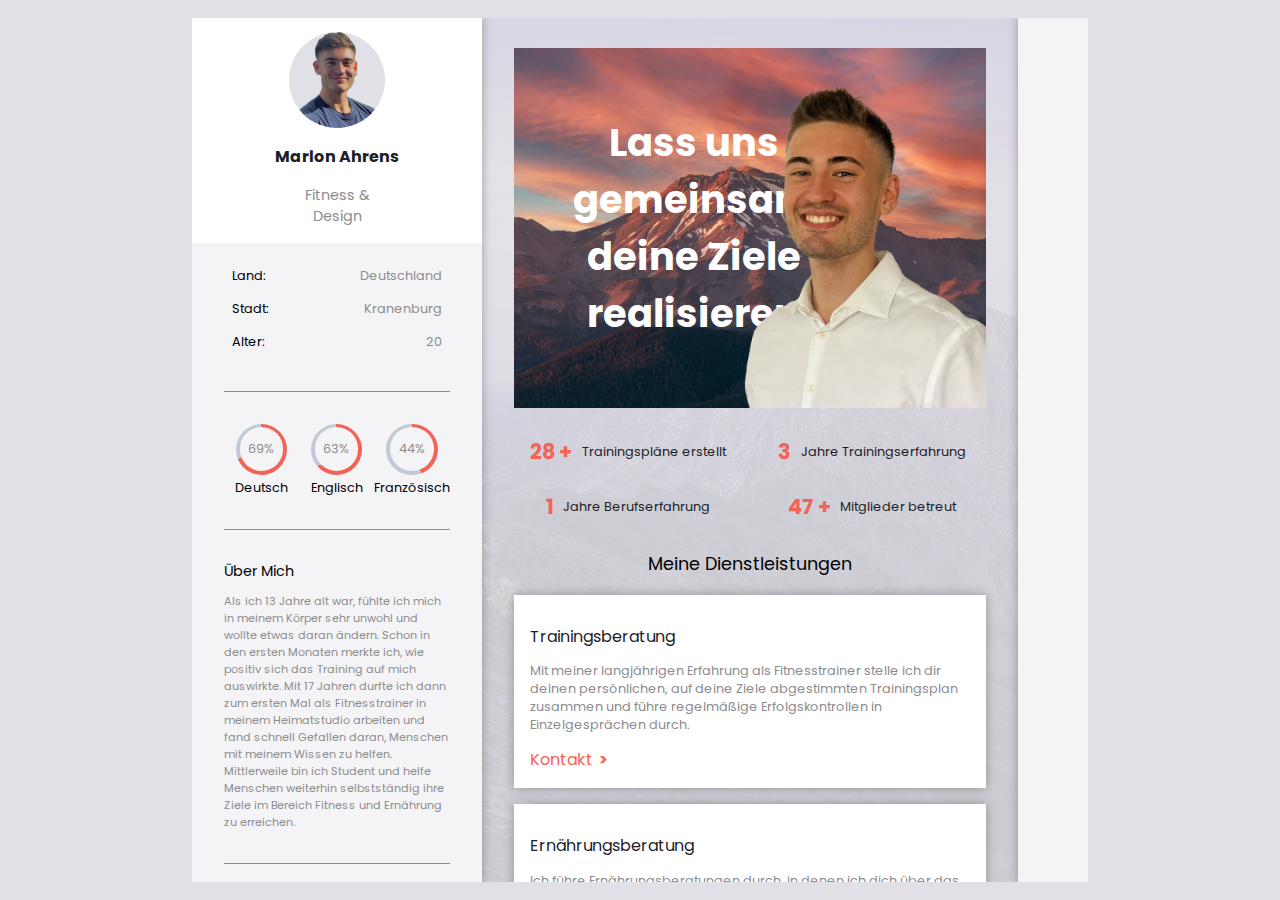
<file: index.html>
<!DOCTYPE html>
<html>
  <head lang="de">
    <meta name="viewport" content="width=device-width, initial-scale=1.0, viewport-fit=cover">

    <link rel="preconnect" href="https://fonts.googleapis.com">
    <link rel="preconnect" href="https://fonts.gstatic.com" crossorigin>
    <link href="https://fonts.googleapis.com/css2?family=Poppins:wght@400;700&display=swap" rel="stylesheet">

    <link rel="stylesheet" href="style-index/index.css">
    <link rel="stylesheet" href="style-index/sidebar-left.css">
    <link rel="stylesheet" href="style-index/center-column.css">
    <link rel="stylesheet" href="style-index/sidebar-right.css">
    <link rel="stylesheet" href="style-index/sidebar-top.css">
    <link rel="stylesheet" href="style-index/picture-center.css">
    <link rel="stylesheet" href="style-index/accomplishment-center.css">
    <link rel="stylesheet" href="style-index/service-center.css">
    <link rel="stylesheet" href="style-index/footer.css">
    <link rel="stylesheet" href="style-contact/media-queries-contact.css">
    <title>Marlon Ahrens</title>
  </head>
  <body>
    <div class="top-bar"></div>
    <div class="user-interface">
      <div class="overlay"></div>
      <div class="sidebar-top">
        <div class="dot-menu">
          <div class="dot"></div>
          <div class="dot"></div>
          <div class="dot"></div>
        </div>
      </div>
      <div class="sidebar-left">
        <div class="profile-box">
          <img class="left-profile-picture" src="images/left-profile-picture.webp">
          <a class="name-link" href="index.html"><p class="name">Marlon Ahrens</p></a>
          <p class="my-description">Fitness &<br>Design</p>
        </div>
        <div class="content-box">
          <div class="general-fact-section">
            <p>Land: <span>Deutschland</span></p>
            <p>Stadt: <span>Kranenburg</span></p>
            <p>Alter: <span>20</span></p>
          </div>
          <div class="line-1"></div>
          <div class="language-section">
            <div class="language">
              <!-- Progress-Bar-1-->
              <div class="pb-1">
                <div class="progress-1">
                  <span class="value-1">0%</span>
                </div>
              </div>
              <p class="language-name">Deutsch</p>
            </div>
            <div class="language">
              <!-- Progress-Bar-2-->
              <div class="pb-2">
                <div class="progress-2">
                  <span class="value-2">0%</span>
                </div>
              </div>
              <p class="language-name">Englisch</p>
            </div>
            <div class="language">
              <!-- Progress-Bar-3-->
              <div class="pb-3">
                <div class="progress-3">
                  <span class="value-3">0%</span>
                </div>
              </div>
              <p class="language-name">Französisch</p>
            </div>
          </div>
          <div class="line-2"></div>
          <div class="about-me-section">
            <h2 class="about-me">Über Mich</h2>
            <p class="about-me-text">Als ich 13 Jahre alt war, fühlte ich mich in meinem Körper sehr unwohl und wollte etwas daran ändern. Schon in den ersten Monaten merkte ich, wie positiv sich das Training auf mich auswirkte. Mit 17 Jahren durfte ich dann zum ersten Mal als Fitnesstrainer in meinem Heimatstudio arbeiten und fand schnell Gefallen daran, Menschen mit meinem Wissen zu helfen. Mittlerweile bin ich Student und helfe Menschen weiterhin selbstständig ihre Ziele im Bereich Fitness und Ernährung zu erreichen.</p>
          </div>
          <div class="line-3"></div>
          <div class="benefit-section">
            <div class="benefit-1">
              <img class="tick" src="images/icons/tick-icon.webp">
              <p class="benefit-description">Zertifizierter Trainer</p>
            </div>
            <div class="benefit-2">
              <img class="tick" src="images/icons/tick-icon.webp">
              <p class="benefit-description">Persönliche Beratung</p>
            </div>
            <div class="benefit-3">
              <img class="tick" src="images/icons/tick-icon.webp">
              <p class="benefit-description">Faire Preise</p>
            </div>
          </div>
        </div>
      </div>
      <div class="center-column">
        <img class="center-column-background" src="images/center-column-background-image.webp" fetchpriority="high">
        <div class="picture-center">
          <img class="picture-center-top" src="images/center-column-top-image.webp" fetchpriority="high">
          <h2 class="slogan">Lass uns gemeinsam <br>deine Ziele realisieren</h2>
          <img class="marlon-picture" src="images/center-column-top-marlon.webp">
        </div>
        <div class="accomplishements">
          <div class="accomplishment">
            <p class="number-1">0</p>
            <h2 class="matter">Trainingspläne erstellt</h2>
          </div>
          <div class="accomplishment">
            <p class="number-2">0</p>
            <h2 class="matter">Jahre Trainingserfahrung</h2>
          </div>
          <div class="accomplishment">
            <p class="number-3">0</p>
            <h2 class="matter">Jahre Berufserfahrung</h2>
          </div>
          <div class="accomplishment">
            <p class="number-4">0</p>
            <h2 class="matter">Mitglieder betreut</h2>
          </div>
        </div>
        <div class="heading-container">
          <h2 class="my-services">Meine Dienstleistungen</h2>
        </div>
        <div class="service-frame">
          <div class="service-1">
            <h2 class="service">Trainingsberatung</h2>
            <p class="description">Mit meiner langjährigen Erfahrung als Fitnesstrainer stelle ich dir deinen persönlichen, auf deine Ziele abgestimmten Trainingsplan zusammen und führe regelmäßige Erfolgskontrollen in Einzelgesprächen durch.</p>
            <a class="kontakt" href="contact.html">Kontakt<span class="arrow">></span></a>
          </div>
          <div class="service-2">
            <h2 class="service">Ernährungsberatung</h2>
            <p class="description">Ich führe Ernährungsberatungen durch, in denen ich dich über das Thema informiere, mit dir deine individuellen Ziele bespreche und anschließend einen für dich entwickelten Ernährungsplan erstelle.</p>
            <a class="kontakt" href="contact.html">Kontakt<span class="arrow">></span></a>
          </div>
          <div class="service-3">
            <h2 class="service">Visitenkarten-Design</h2>
            <p class="description">In enger Zusammenarbeit entwerfe ich deine eigene Visitenkarte nach deinen Vorstellungen, lasse sie drucken und schicke sie dir zu. Sei es für deine persönliche Marke oder dein Unternehmen.</p>
            <a class="kontakt" href="contact.html">Kontakt<span class="arrow">></span></a>
          </div>
          <div class="service-4">
            <h2 class="service">Logo-Design</h2>
            <p class="description">Mit Hilfe moderner Design-Tools entwerfe ich ein Logo für deine Marke oder dein Unternehmen, welches deinen Vorstellungen entspricht und deine Marke adäquat repräsentiert.</p>
            <a class="kontakt" href="contact.html">Kontakt<span class="arrow">></span></a>
          </div>
          <div class="service-5">
            <h2 class="service">Website-Erstellung</h2>
            <p class="description">Ich entwerfe und programmiere deine eigene Website nach deinen Vorstellungen. Dabei stelle ich durch regelmäßigen Austausch sicher, dass du mit dem Produkt zufrieden bist.</p>
            <a class="kontakt" href="contact.html">Kontakt<span class="arrow">></span></a>
          </div>
          <footer class="footer">
            <div class="icons">
              <a href="https://www.linkedin.com/in/marlon-ahrens-99570b289/"><img class="icon-footer" src="images/icons/linkedin-icon.webp"></a>
              <a href="https://www.instagram.com/marlon_ahrens/"><img class="icon-footer" src="images/icons/insta-icon.webp"></a>
              <a href="mailto:marlonahrens.business@gmail.com"><img class="icon-footer" src="images/icons/gmail-icon.webp"></a>
            </div>
            <p class="copyright">&#169 2024 All Rights Reserved.</p>
            <p class="mail">Email: marlonahrens.business@gmail.com</p>
          </footer>
        </div>
      </div>
      <div class="sidebar-right"></div>
    </div>
    <div class="bottom-bar"></div>
    <script src="script/main.js" rel="stylesheet" type="text/javascript"></script>
  </body>
</html>
</file>
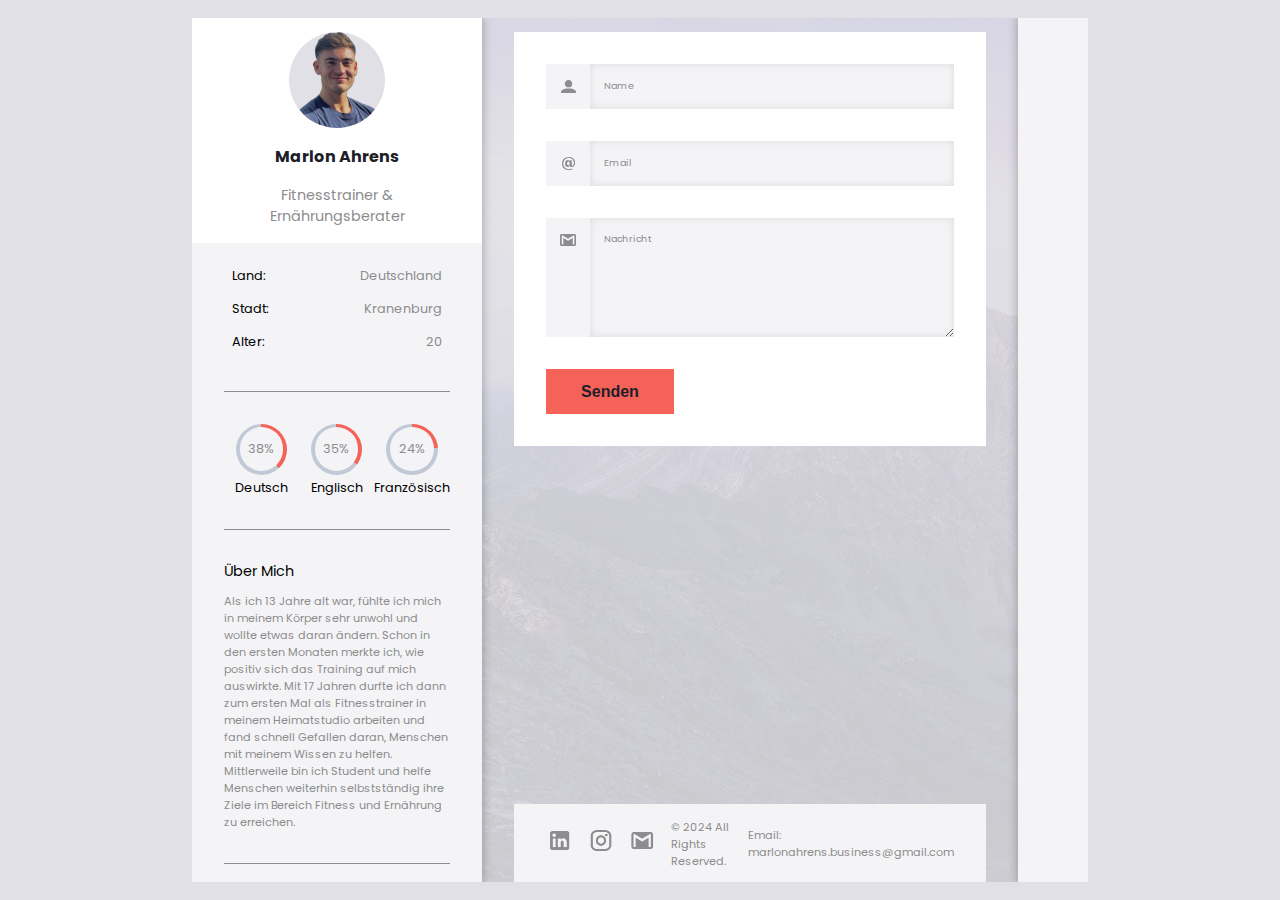
<file: contact.html>
<!DOCTYPE html>
<html>
  <head lang="de">

    <meta name="viewport" content="width=device-width, initial-scale=1.0, viewport-fit=cover">

    <link rel="preconnect" href="https://fonts.googleapis.com">
    <link rel="preconnect" href="https://fonts.gstatic.com" crossorigin>
    <link href="https://fonts.googleapis.com/css2?family=Poppins:wght@400;700&display=swap" rel="stylesheet">

    <link href="style-index/sidebar-left.css" rel="stylesheet" type="text/css">
    <link href="style-index/index.css" rel="stylesheet" type="text/css">
    <link href="style-index/center-column.css" rel="stylesheet" type="text/css">
    <link href="style-index/sidebar-right.css" rel="stylesheet" type="text/css">
    <link href="style-index/sidebar-top.css" rel="stylesheet" type="text/css">
    <link href="style-contact/contact-formular.css" rel="stylesheet" type="text/css">
    <link href="style-contact/media-queries-contact.css" rel="stylesheet" type="text/css">
    <link href="style-index/footer.css" rel="stylesheet" type="text/css">
  </head>
  <body>
    <div class="user-interface">
      <div class="top-bar"></div>
      <div class="user-interface">
        <div class="overlay"></div>
        <div class="sidebar-top">
          <div class="dot-menu">
            <div class="dot"></div>
            <div class="dot"></div>
            <div class="dot"></div>
          </div>
        </div>
        <div class="sidebar-left">
          <div class="profile-box">
            <img class="left-profile-picture" src="images/left-profile-picture.webp">
            <a class="name-link" href="index.html"><p class="name">Marlon Ahrens</p></a>
            <p class="my-description">Fitnesstrainer &<br>Ernährungsberater</p>
          </div>
          <div class="content-box">
            <div class="general-fact-section">
              <p>Land: <span>Deutschland</span></p>
              <p>Stadt: <span>Kranenburg</span></p>
              <p>Alter: <span>20</span></p>
            </div>
            <div class="line-1"></div>
            <div class="language-section">
              <div class="language">
                <!-- Progress-Bar-1-->
                <div class="pb-1">
                  <div class="progress-1">
                    <span class="value-1">0%</span>
                  </div>
                </div>
                <p class="language-name">Deutsch</p>
              </div>
              <div class="language">
                <!-- Progress-Bar-2-->
                <div class="pb-2">
                  <div class="progress-2">
                    <span class="value-2">0%</span>
                  </div>
                </div>
                <p class="language-name">Englisch</p>
              </div>
              <div class="language">
                <!-- Progress-Bar-3-->
                <div class="pb-3">
                  <div class="progress-3">
                    <span class="value-3">0%</span>
                  </div>
                </div>
                <p class="language-name">Französisch</p>
              </div>
            </div>
            <div class="line-2"></div>
            <div class="about-me-section">
              <h2 class="about-me">Über Mich</h2>
              <p class="about-me-text">Als ich 13 Jahre alt war, fühlte ich mich in meinem Körper sehr unwohl und wollte etwas daran ändern. Schon in den ersten Monaten merkte ich, wie positiv sich das Training auf mich auswirkte. Mit 17 Jahren durfte ich dann zum ersten Mal als Fitnesstrainer in meinem Heimatstudio arbeiten und fand schnell Gefallen daran, Menschen mit meinem Wissen zu helfen. Mittlerweile bin ich Student und helfe Menschen weiterhin selbstständig ihre Ziele im Bereich Fitness und Ernährung zu erreichen.</p>
            </div>
            <div class="line-3"></div>
            <div class="benefit-section">
              <div class="benefit-1">
                <img class="tick" src="images/icons/tick-icon.webp">
                <p class="benefit-description">Zertifizierter Trainer</p>
              </div>
              <div class="benefit-2">
                <img class="tick" src="images/icons/tick-icon.webp">
                <p class="benefit-description">Persönliche Beratung</p>
              </div>
              <div class="benefit-3">
                <img class="tick" src="images/icons/tick-icon.webp">
                <p class="benefit-description">Faire Preise</p>
              </div>
            </div>
          </div>
        </div>
        <div class="center-column center-column-contact">
          <img class="center-column-background" src="images/center-column-background-image.webp">
          
          <form action="https://api.web3forms.com/submit" method="POST" class="contact-formular">
            <input type="hidden" name="access_key" value="3a001705-bcd0-40f7-9d25-116879ac3b00">
            <div class="name-box">
              <div class="name-icon">
                <img src="images/icons/person-icon.webp" class="icon">
              </div>
              <input type="text" name="name" class="name-input" required><span class="placeholder-1">Name</span>
            </div>
            <div class="email-box">
              <div class="email-icon">
                <img src="images/icons/@-icon.webp" class="icon">
              </div>
              <input type="email" name="email" class="email-input" required><span class="placeholder-2">Email</span>
            </div>
            <div class="message-box">
              <div class="message-icon">
                <img src="images/icons/mail-icon.webp" class="icon"></img>
              </div>
              <textarea type="text" name="message" class="message-input" required></textarea><span class="placeholder-3">Nachricht</span>
            </div>
            <button type="submit" class="send">Senden</button>
          </form>
          <footer class="footer-contact">
            <div class="icons">
              <a href="https://www.linkedin.com/in/marlon-ahrens-99570b289/"><img class="icon-footer" src="images/icons/linkedin-icon.webp"></a>
              <a href="https://www.instagram.com/marlon_ahrens/"><img class="icon-footer" src="images/icons/insta-icon.webp"></a>
              <a href="mailto:marlonahrens.business@gmail.com"><img class="icon-footer" src="images/icons/gmail-icon.webp"></a>
            </div>
            <p class="copyright">&#169 2024 All Rights Reserved.</p>
            <p class="mail">Email: marlonahrens.business@gmail.com</p>
          </footer>
        </div>
        <div class="sidebar-right"></div>
        <div class="bottom-bar"></div>
      </div>
    </div>
    <script src="script/contact.js" rel="stylesheet" type="text/javascript"></script>
    <script src="script/main.js" rel="stylesheet" type="text/javascript"></script>
  </body>
</html>
</file>
<file: style-index/index.css>
html, body {
  background-color: #E0E0E6;
}

.name-link {
  text-decoration: none;
}

.name-link:visited {
  text-decoration: none;
  color: initial;
}

.name-link:hover {
  cursor: pointer;
}



.body {
  box-sizing: border-box;
  display: flex;
  flex-direction: row;
  justify-content: center;
  align-items: center;
  margin: 0;
  font-size: 16px;
  padding-bottom: env(safe-area-inset-bottom);
  padding-top: env(safe-area-inset-top);
}

.user-interface {
  width: clamp(325px, 70vw, 86vw);
  height: 100%;
  min-width: 325px;
  font-family: Poppins, sans-serif;
  display: flex;
  flex-direction: row;
  align-items: center;
  position: absolute;
  box-sizing: border-box;
  top: 50%;
  left: 50%;
  transform: translate(-50%, -50%);
  overflow: hidden;
  padding: 1em 0em;
}



.top-bar {
  top: 0;
}

.top-bar, .bottom-bar {
  height: 2vh;
  width: 100%;
  background-color: #E0E0E6;
  position: absolute;
  left: 0;
  z-index: 999;
}

.bottom-bar {
  bottom: 0;
}
</file>
<file: style-index/sidebar-left.css>
.sidebar-left{
  max-width: 290px;
  height: 100%;
  box-shadow: 0px 0px 10px rgba(0, 0, 0, 0.3);
  z-index: 999;
  display: flex;
  flex-direction: column;
  justify-content: start;
  align-items: center;
  transition: left 0.3s ease-in-out;
  flex-shrink: 0;
  overflow: auto;
}

.sidebar-left.open {
  width: 290px;
  height: 100%; 
  top: 0;
  left: 0;
  position: absolute;
  display: flex;
}


@media screen and (max-width: 1200px) {
  .sidebar-left {
    left: -100%;
    position: absolute;
  }
}

@media screen and (max-height: 1080px) {
  .sidebar-left::-webkit-scrollbar {
    display: none;
  }
}

.profile-box{
  width: 100%;
  height: 290px;
  background-color: white;
  display: flex;
  flex-direction: column;
  align-items: center;
  justify-content: center;
  padding: 1em 0 1em 0;
  box-sizing: border-box;
}

.left-profile-picture {
  height: 6em;
  width: 6em;
  object-fit: cover;
  border-radius: 50%;
}

.my-description {
  text-align: center;
  margin: 0;
  font-size: 0.9em;
  color: #8C8C8E;
}

.name {
  margin: 1em;
  font-weight: bold;
  color: #1E1E28;
}

.content-box {
  background-color: #F4F4F6;
  display: flex;
  align-items: center;
  flex-direction: column;
  height: 100%;
  justify-content: space-between;
  padding: 1em 2em;
}

.general-fact-section {
  font-size: 0.8em;
  display: flex;
  flex-direction: column;
  justify-content: space-between;
  width: 100%;
}

.general-fact-section p{
  display: flex;
  align-items: center;
  justify-content: space-between;
  margin: 0.6em;
}

.general-fact-section span {
  color:#8C8C8E;
}


.about-me-section {
  text-align: start;
}

.about-me {
  font-size: 0.9em;
  font-weight: 400;
  margin: 0;
}

.about-me-text {
  color: #8C8C8E;
  font-size: .7em;
  margin: 1em 0 0 0;
}

.benefit-section {
  display: flex;
  flex-direction: column;
  align-items: start;
}

.tick {
  height: .6em;
  margin-right: 1em;
}

.benefit-1, .benefit-2, .benefit-3 {
  display: flex;
  flex-direction: row;
  align-items: center;
  font-size: 0.8em;
  color: #8C8C8E;
}

.benefit-description {
  margin-left: 0.5em;
  margin: 0.2em;

}

.language-section {
  display: grid;
  grid-template-columns: repeat(3, 1fr);
  align-items: center;
  font-size: .8em;
}

.language{
  display: flex;
  flex-direction: column;
  align-items: center;
}

.progress-1, .progress-2, .progress-3  {
  height: 4em;
  width: 4em;
  background: conic-gradient(#F46258, 3.6deg, #c2c9d6 0deg);
  border-radius: 50%; 
  display: flex;
  align-items: center;
  justify-content: center;
  position: relative;
}

.progress-1:before {
  content: "";
  height: 3.4em;
  width: 3.4em;
  border-radius: 50%;
  background-color: #F4F4F6;
}
.progress-2:before {
  content: "";
  height: 3.4em;
  width: 3.4em;
  border-radius: 50%;
  background-color: #F4F4F6;
}
.progress-3:before {
  content: "";
  height: 3.4em;
  width: 3.4em;
  border-radius: 50%;
  background-color: #F4F4F6;
}


.value-1, .value-2, .value-3 {
  font-size: 1em;
  color: #8C8C8E;
  position: absolute;
}

.pb-1, .pb2, .pb3 {
  display: flex;
  align-items: center;
  justify-content: center;
}


.line-1, .line-2, .line-3 {
  height: 0.04em;
  width: 100%;
  background-color: #8C8C8E;
  margin: 2em 0;
}

.language-name {
  margin: 0.3em 0 0 0;
}

@media only screen and (max-height: 717px) {
  .content-box {
    justify-content: start;
    gap: 0;
    padding: 0em 1em;
  }

  .line-1, .line-2, .line-3 {
    margin: 0.6em;
  }
}
</file>
<file: style-index/center-column.css>
.center-column {
  flex: 1;
  height: 100%;
  background-size: cover;
  background-repeat: no-repeat;
  background-position: center;
  z-index: 1;
  display: flex;
  flex-direction: column;
  align-items: center;
  justify-content: flex-start;
  padding: 0em 2em;
  overflow-y: auto;
  overflow-x: hidden;
  z-index: 1;
  position: relative;
  box-sizing: border-box;
}

.center-column-contact {
  justify-content: space-between;
}

.center-column::-webkit-scrollbar {
  display: none;
}

.center-column-background {
  position: fixed;
  left: 0;
  top: 0;
  z-index: -1;
  height: 100%;
  width: 100%;
}

.heading-container {
  display: flex;
  width: 100%;
  padding: 0 1em;
  justify-content: start;
}

.my-services {
  margin: 0 0 1em 0;
  font-size: 1.1em;
  font-weight: 400;
}



.header-container {
  display: flex;
  flex-direction: row;
  align-items: center;
  justify-content: flex-start;
  margin-top: 1em;
  width: 100%;
}

.kontakt {
  font-size: 1.1em;
  font-weight: 400;
  margin: 0;
}
</file>
<file: style-index/sidebar-right.css>
.sidebar-right {
  width: 70px;
  height: 100%;
  background-color: #F4F4F6;
  box-shadow: 0px 0px 10px rgba(0, 0, 0, 0.3);
  position: relative;
  flex-shrink: 0;
  z-index: 1;
}

@media screen and (max-width: 1200px) {
  .sidebar-right {
    display: none;
  }
}
</file>
<file: style-index/sidebar-top.css>
.sidebar-top {
  width: 100%;
  background-color: #F4F4F6;
  height: 50px;
  z-index: 2;
  display: none;
  box-shadow: 0px 0px 10px rgba(0, 0, 0, 0.3);
  flex-direction: row;
  align-items: center;
  justify-content: start;
}


.dot-menu {
  display: flex;
  flex-direction: column;
  align-items: center;
  justify-content: center;
  height: 100%;
  width: 3em;
  transition: 0.3s ease-in-out;
}

.dot {
  height: 0.2em;
  width: 0.2em;
  border-radius: 50%;
  background-color: #8C8C8E;
  margin: 0.1em;
}
</file>
<file: style-index/picture-center.css>
.picture-center {
  width: 100%;
  min-height: 40vh;
  display: flex;
  justify-content: center;
  align-items: center;
  background-repeat: no-repeat;
  background-position: center;
  margin-top: 2em;
  position: relative;
}

.picture-center-top {
  position: absolute;
  top: 0;
  left: 0;
  height: 100%;
  width: 100%;
  object-fit: cover;
  z-index: -1;
}

.slogan {
  font-size: 3rem;
  color: white;
  font-family: poppins, sans-serif;
  margin: 0px;
  position: absolute;
  left: 2em;
  text-align: center;
  width: 60%;
}

.marlon-picture {
  height: 110%;
  position: absolute;
  bottom: 0;
  right: 0;
}
</file>
<file: style-index/accomplishment-center.css>
.accomplishements {
  display: grid;
  grid-template-columns: repeat(4, 1fr);
  align-items: center; 
  column-gap: 1em;
  width: 100%;
  margin: 1em 0 1em 0;
}

.number-1, .number-2, .number-3, .number-4 {
  font-size: 1.3em;
  font-weight: bold;
  color: #F46258;
  text-wrap: nowrap;
}

.matter {
  font-size: 0.8em;
  font-weight: 400;
  flex-wrap: wrap;
  color: #1E1E28;
  text-align: left;
}

.accomplishment {
  display: flex;
  flex-direction: row;
  align-items: center;
  justify-content: center;
  gap: .6em;
  line-height: 14px;
}
</file>
<file: style-index/service-center.css>
.service-1, .service-2, .service-3, .service-4, .service-5 {
  background-color: white;
  box-shadow: 0px 0px 10px rgba(0, 0, 0, 0.3);
  box-sizing: border-box;
  padding: 1em;
}

.service-frame {
  display: grid;
  grid-template-columns: repeat(2, 1fr);
  align-items: center;
  column-gap: 1em;
  row-gap: 1em;
  align-items: start;
  align-items: stretch;
  grid-auto-flow: row;
}

.service {
  font-size: 1rem;
  color: #1E1E28;
  font-weight: 400;
}

.description {
  font-size: .8rem;
  color: #8C8C8E;
}

.kontakt {
  color: #F46258;
  font-size: 1rem;
  width: fit-content;
  text-decoration: none;
}



.arrow {
  font-weight: 700;
  margin-left: .4em;
  transition: 0.3s ease-in-out;
}
</file>
<file: style-index/footer.css>
.footer {
  height: 5em;
  background-color: #F4F4F6;
  box-shadow: 0px 0px 10px rgba(0, 0, 0, 0.3);
  display: flex;
  flex-direction: row;
  align-items: center;
  justify-content: space-between;
  grid-column: 1 / -1;
  grid-row: 4;
  padding: 0 2em;
}


.icon-footer {
  height: 1.6em;
  margin-right: 1em;
}

.icons {
  display: flex;
  align-items: center;
  left: 2em;
  width: 8em;
}

.mail {
  font-size: 0.7em;
  color: #8C8C8E;
}

.copyright {
  font-size: 0.7em;
  color: #8C8C8E;
}

.overlay {
  position: absolute;
  left: 0;
  top: 0;
  height: 100%;
  width: 100%;
  background-color: rgba(0, 0, 0, 0.5); 
  opacity: 0;
  transition: opacity 0.3s ease-in-out;
}

.overlay.show {
  opacity: 1;
  z-index: 2;
}

.footer-contact {
  height: 5em;
  width: 100%;
  margin: 0 1em;
  background-color: #F4F4F6;
  box-sizing: border-box;
  display: flex;
  flex-direction: row;
  align-items: center;
  justify-content: space-between;
  padding: 0 2em;
  margin-top: 1em;
}
</file>
<file: style-contact/media-queries-contact.css>
@media only screen and (max-width: 1200px) {
  .sidebar-top {
    display: flex;
    justify-content: start;
  }

  .center-column {
    padding: 0 1em;
  }

  .sidebar-right {
    display: none;
  }

  .user-interface {
    flex-direction: column;
    width: 100vw;
    padding: 0;
  }

  body {
    padding: 0;
  }

  .bottom-bar, .top-bar {
    display: none;
  }

  .contact-formular {
    width: 90vw;
  }

  .picture-center {
    margin: 0;
  }

  .service-frame {
    grid-template-columns: repeat(2, 1fr);
  }

  .sidebar-left {
    left: -100%;
    position: absolute;
  }

  .slogan{
    font-size: 6em;
  }


}

@media only screen and (max-width: 1480px) {
  .accomplishements {
    display: grid;
    grid-template-columns: repeat(2, 1fr);
    justify-content: center;
    left: 2em;
    right: 2em;
    justify-content: center;
  }

  .heading-container {
    justify-content: center;
  }

  .service-frame {
    grid-template-columns: repeat(1, 1fr);
    column-gap: 1em;
    row-gap: 1em;
  }

  .footer {
    grid-row: initial;
  }

  .slogan {
    left: 0em;
  }

  .marlon-picture {
    height: 100%;
  }

}

@media only screen and (max-width: 625px) {
  .accomplishment {
    text-wrap: wrap;
  }
  .accomplishements {
    gap: 0;
  }
  .name-box, .email-box, .message-box {
    margin: 0.4em 0;
  }
  .contact-formular {
    padding: 1em 1em;
  }

  .slogan{
    position: static;
    width: 100%;
  }

  .marlon-picture{
    height: 90%;
    display: none;
  }
}




@media only screen and (max-width: 1870px) {
  .slogan{
    left: 1em;
  }
}

@media only screen and (max-width: 1700px) {
  .slogan{
    font-size: 2.4em;
  }
}



@media only screen and (max-width: 560px) {
  .slogan {
    font-size: 2rem;
  }
  .mail {
    display: none;
  }
  .contact-formular {
    height: 70vh;
    align-items: center;
    padding: 3em 1em 3em 1em;
  }
  .message-box {
    height: 10em;
  }
  .header-container {
    justify-content: center;
  }
  .matter {
    font-size: 0.8em;
  }
  .number-1, .number-2, .number-3, .number-4 {
    font-size: 1em;
  }
}


@media only screen and (max-width: 800px) {
  .service-frame {
    grid-template-columns: repeat(1, 1fr);
  }
}

@media only screen and (max-height: 720px) {
  .line-1, .line-2, .line-3 {
    margin: 1.2em;
  }
}

@media only screen and (max-height: 610px) {
  .line-1, .line-2, .line-3 {
    margin: 1em;
  }

  .send {
    margin: 0;
  }

  .center-column{
    width: 100%;
  }

  .kontakt {
    margin-left: 1em;
  }
}
</file>
<file: style-contact/contact-formular.css>
.contact-formular {
  box-sizing: border-box;
  display: flex;
  flex-direction: column;
  align-items: flex-start;
  justify-content: space-between;
  width: 100%;
  height: 46vh;
  background-color: white;
  margin-top: 1em;
  padding: 1em 2em;
}

.name-box, .email-box, .message-box {
  display: flex;
  flex-direction: row;
  align-items: center;
  width: 100%;
  position: relative;
  margin: 1em 0;
}

.icon {
  height: 0.8em;
}

.name-box, .email-box {
  height: 3em;
  background-color: #F4F4F6;
}

.message-box {
  height: 8em;
  background-color: #F4F4F6;
}

.email-icon, .name-icon {
  width: 50px;
  height: 100%;
  display: flex;
  justify-content: center;
  flex-direction: column;
  align-items: center;
}

.message-input, .name-input, .email-input {
  height: 100%;
  width: 100%;
  background-color: #F4F4F6;
  border: none;
  box-shadow: inset 0px 0px 8px rgba(0, 0, 0, 0.1);
  text-align: left;
  box-sizing: border-box;
  display: flex;
  justify-content: start;
  padding: 0.8em;
  border-radius: 0px;
}

.message-icon {
  width: 50px;
  height: 100%;
  display: flex;
  padding-top: 2em;
  align-items: center;
  flex-direction: column;
}

.send {
  width: 8em;
  height: 3em;
  border: none;
  background-color: #F46258;
  color: #1E1E28;
  font-size: 1em;
  font-weight: bold;
  margin: 1em 0;
  cursor: pointer;
}

.placeholder-1, .placeholder-2 {
  position: absolute;
  left: 6em;
  font-size: 0.6em;
  font-weight: 400;
  color:#8C8C8E;
  margin: 0;
}

.placeholder-3 {
  position: absolute;
  left: 6em;
  font-size: 0.6em;
  font-weight: 400;
  color:#8C8C8E;
  top: 1.5em;
  margin: 0;
}

.message-input{
  padding: 1em 0 0 .8em;
}
</file>
